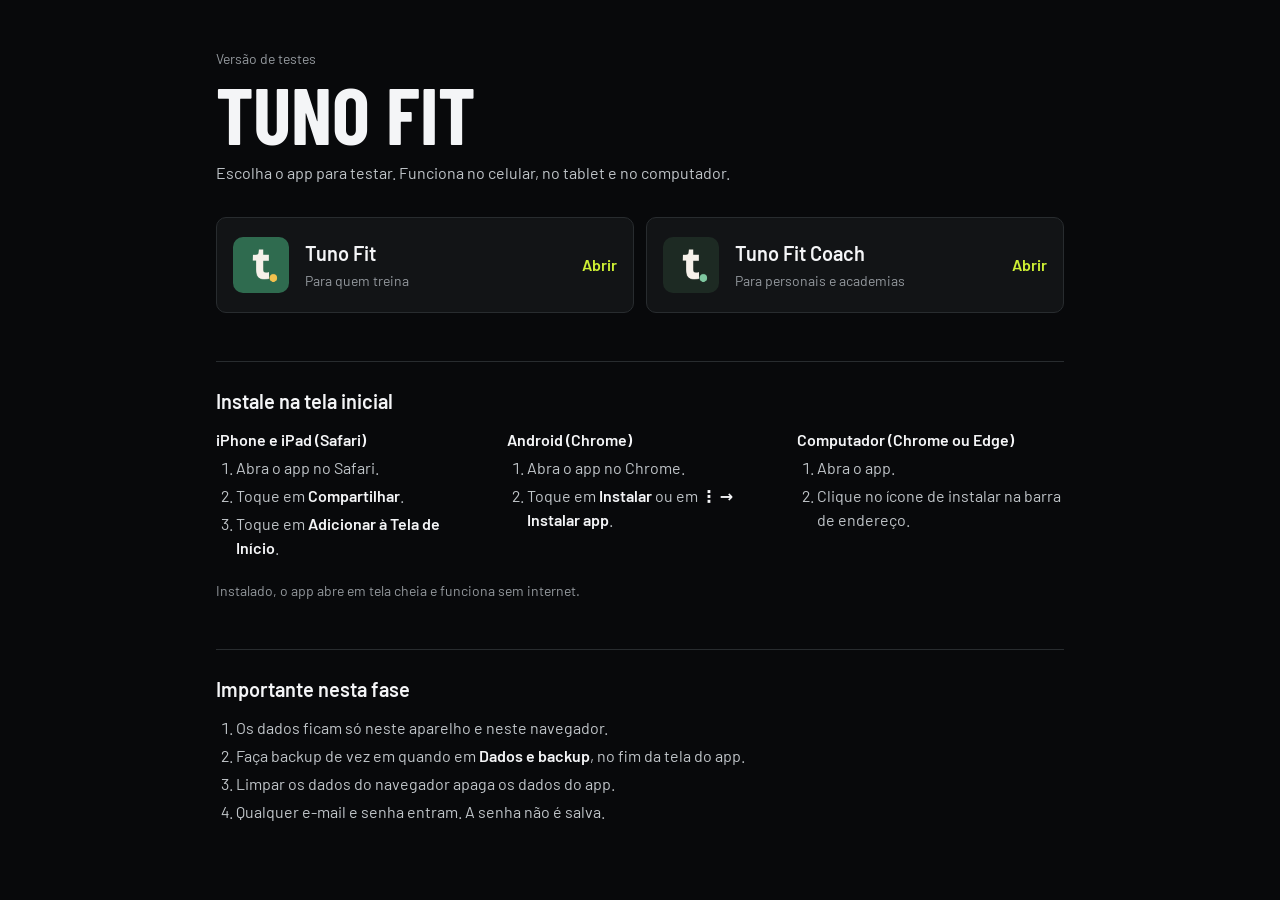
<file: index.html>
<!doctype html>
<html lang="pt-BR">
<head>
  <meta http-equiv="Content-Security-Policy" content="default-src &#39;self&#39;; script-src &#39;self&#39; &#39;wasm-unsafe-eval&#39;; style-src &#39;self&#39; &#39;unsafe-inline&#39;; img-src &#39;self&#39; data: blob:; font-src &#39;self&#39; data:; connect-src &#39;self&#39;; worker-src &#39;self&#39; blob:; manifest-src &#39;self&#39;; object-src &#39;none&#39;; base-uri &#39;self&#39;; form-action &#39;self&#39;">

  <meta charset="utf-8" />
  <meta name="viewport" content="width=device-width, initial-scale=1, viewport-fit=cover" />
  <meta name="theme-color" content="#0d0f12" />
  <meta name="description" content="Tuno Fit: versão de testes do app de treinos para alunos, personais e academias." />
  <title>Tuno Fit · testes</title>
  <style>*{box-sizing:border-box}body{font-family:var(--font-body);font-size:var(--text-base);background:var(--bg);color:var(--text);-webkit-font-smoothing:antialiased;padding:env(safe-area-inset-top) env(safe-area-inset-right) env(safe-area-inset-bottom) env(safe-area-inset-left);margin:0;line-height:1.5}main{max-width:880px;padding:var(--s7) var(--s4) var(--s8);margin:0 auto}.tag{color:var(--text-3);font-size:var(--text-sm);margin:0}h1{font-family:var(--font-display);text-transform:uppercase;margin:var(--s2) 0 var(--s3);font-size:clamp(48px,12vw,80px);font-weight:700;line-height:.9}.lead{color:var(--text-2);margin:0 0 var(--s6);max-width:60ch}.apps{gap:var(--s3);grid-template-columns:repeat(auto-fit,minmax(min(320px,100%),1fr));display:grid}a.app{gap:var(--s4);background:var(--surface);border:1px solid var(--line);border-radius:var(--r2);padding:var(--s4);color:var(--text);align-items:center;min-height:96px;text-decoration:none;display:flex}a.app:hover{border-color:var(--accent)}a.app:focus-visible{outline:3px solid var(--accent);outline-offset:2px}a.app img{border-radius:var(--r2);flex:none;width:56px;height:56px}a.app b{font-size:var(--text-lg);font-weight:600;display:block}a.app span{color:var(--text-3);font-size:var(--text-sm)}a.app i{color:var(--accent);white-space:nowrap;margin-left:auto;font-style:normal;font-weight:600}section{margin-top:var(--s7);padding-top:var(--s5);border-top:1px solid var(--line)}h2{font-size:var(--text-lg);margin:0 0 var(--s3);font-weight:600}h3{font-size:var(--text-base);margin:0 0 var(--s1);font-weight:600}ol{color:var(--text-2);margin:0;padding-left:20px}li{margin:var(--s1) 0}li b{color:var(--text);font-weight:600}.note{color:var(--text-3);font-size:var(--text-sm);margin:var(--s4) 0 0}.cols{gap:var(--s5);grid-template-columns:repeat(auto-fit,minmax(min(240px,100%),1fr));display:grid}</style>
  <link rel="stylesheet" crossorigin href="./assets/index-Dr3JkNbj.css">
  <link rel="icon" href="./icons/aluno-32.png" sizes="32x32">
  <link rel="icon" href="./icons/aluno.svg" type="image/svg+xml">
</head>
<body>
  <main>
    <p class="tag">Versão de testes</p>
    <h1>Tuno Fit</h1>
    <p class="lead">Escolha o app para testar. Funciona no celular, no tablet e no computador.</p>
    <div class="apps">
      <a class="app" href="./aluno/"><img src="./icons/aluno-180.png" alt="" /><div><b>Tuno Fit</b><span>Para quem treina</span></div><i aria-hidden="true">Abrir</i></a>
      <a class="app" href="./gestao/"><img src="./icons/coach-180.png" alt="" /><div><b>Tuno Fit Coach</b><span>Para personais e academias</span></div><i aria-hidden="true">Abrir</i></a>
    </div>
    <section>
      <h2>Instale na tela inicial</h2>
      <div class="cols">
        <div><h3>iPhone e iPad (Safari)</h3>
          <ol><li>Abra o app no Safari.</li><li>Toque em <b>Compartilhar</b>.</li><li>Toque em <b>Adicionar à Tela de Início</b>.</li></ol></div>
        <div><h3>Android (Chrome)</h3>
          <ol><li>Abra o app no Chrome.</li><li>Toque em <b>Instalar</b> ou em <b>⋮ → Instalar app</b>.</li></ol></div>
        <div><h3>Computador (Chrome ou Edge)</h3>
          <ol><li>Abra o app.</li><li>Clique no ícone de instalar na barra de endereço.</li></ol></div>
      </div>
      <p class="note">Instalado, o app abre em tela cheia e funciona sem internet.</p>
    </section>
    <section>
      <h2>Importante nesta fase</h2>
      <ol>
        <li>Os dados ficam só neste aparelho e neste navegador.</li>
        <li>Faça backup de vez em quando em <b>Dados e backup</b>, no fim da tela do app.</li>
        <li>Limpar os dados do navegador apaga os dados do app.</li>
        <li>Qualquer e-mail e senha entram. A senha não é salva.</li>
      </ol>
    </section>
  </main>
</body>
</html>
</file>
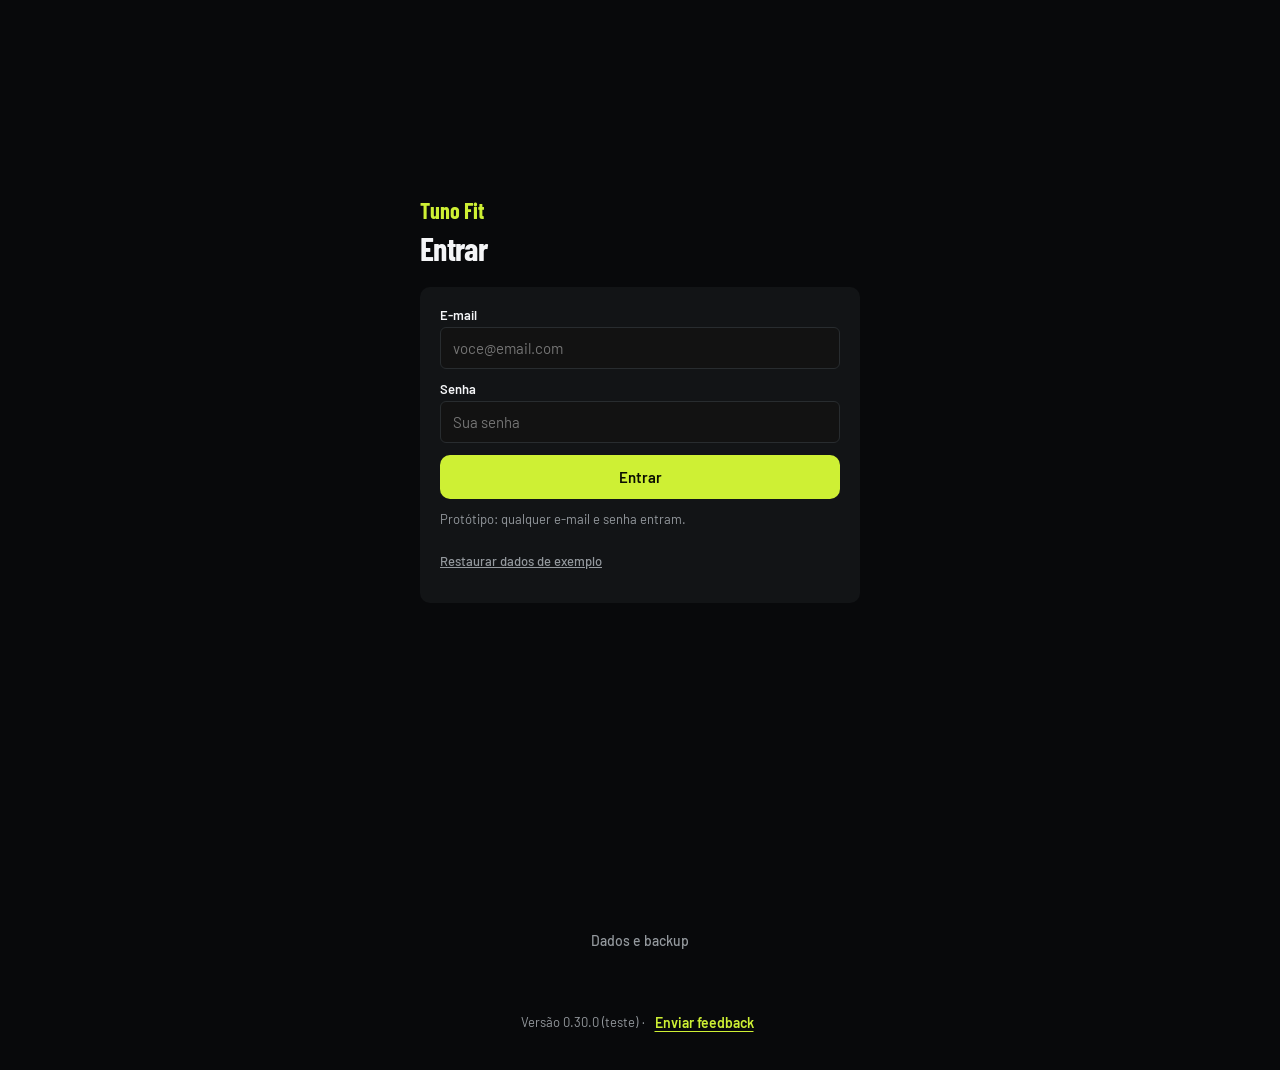
<file: aluno/index.html>
<!doctype html>
<html lang="pt-BR">
<head>
  <meta http-equiv="Content-Security-Policy" content="default-src &#39;self&#39;; script-src &#39;self&#39; &#39;wasm-unsafe-eval&#39;; style-src &#39;self&#39; &#39;unsafe-inline&#39;; img-src &#39;self&#39; data: blob:; font-src &#39;self&#39; data:; connect-src &#39;self&#39;; worker-src &#39;self&#39; blob:; manifest-src &#39;self&#39;; object-src &#39;none&#39;; base-uri &#39;self&#39;; form-action &#39;self&#39;">

  <meta charset="utf-8" />
  <meta name="viewport" content="width=device-width, initial-scale=1, viewport-fit=cover" />
  <meta name="theme-color" content="#0d0f12" />
  <title>Tuno Fit</title>
  <script type="module" crossorigin src="../assets/aluno-IigF496O.js"></script>
  <link rel="modulepreload" crossorigin href="../assets/main-CicesQc4.js">
  <link rel="stylesheet" crossorigin href="../assets/main-DFlRScut.css">
  <link rel="manifest" href="./manifest.webmanifest">
  <link rel="icon" href="../icons/aluno-32.png" sizes="32x32">
  <link rel="icon" href="../icons/aluno.svg" type="image/svg+xml">
  <link rel="apple-touch-icon" href="../icons/aluno-180.png">
  <meta name="description" content="Seus treinos, fichas e evolução.">
  <meta name="mobile-web-app-capable" content="yes">
  <meta name="apple-mobile-web-app-capable" content="yes">
  <meta name="apple-mobile-web-app-title" content="Tuno Fit">
  <meta name="apple-mobile-web-app-status-bar-style" content="default">
</head>
<body>
  <div id="root"></div>
</body>
</html>
</file>
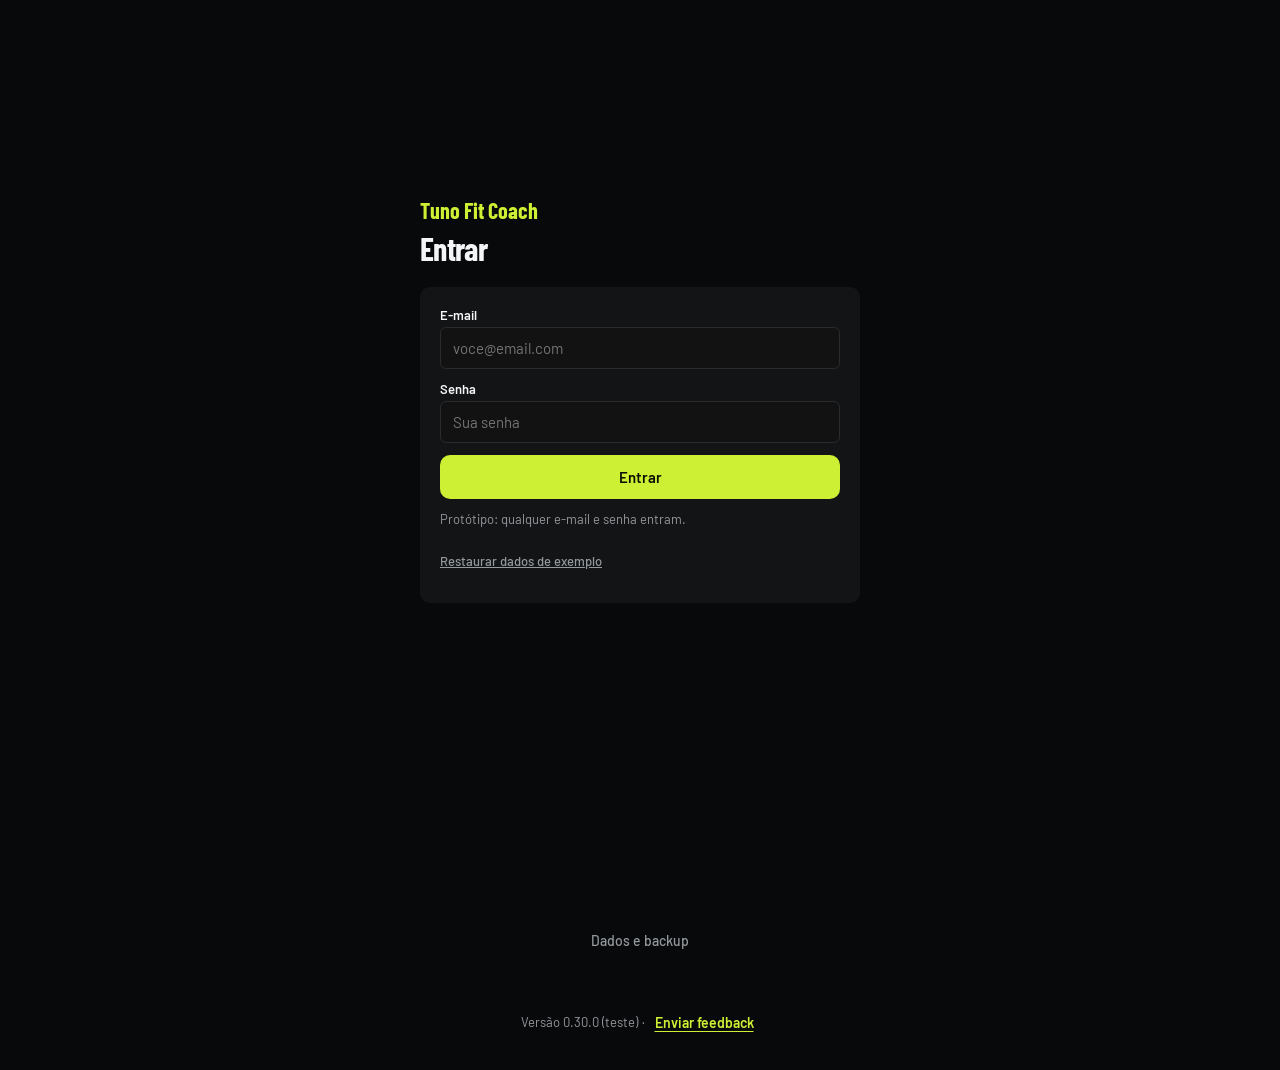
<file: gestao/index.html>
<!doctype html>
<html lang="pt-BR">
<head>
  <meta http-equiv="Content-Security-Policy" content="default-src &#39;self&#39;; script-src &#39;self&#39; &#39;wasm-unsafe-eval&#39;; style-src &#39;self&#39; &#39;unsafe-inline&#39;; img-src &#39;self&#39; data: blob:; font-src &#39;self&#39; data:; connect-src &#39;self&#39;; worker-src &#39;self&#39; blob:; manifest-src &#39;self&#39;; object-src &#39;none&#39;; base-uri &#39;self&#39;; form-action &#39;self&#39;">

  <meta charset="utf-8" />
  <meta name="viewport" content="width=device-width, initial-scale=1, viewport-fit=cover" />
  <meta name="theme-color" content="#0d0f12" />
  <title>Tuno Fit Coach</title>
  <script type="module" crossorigin src="../assets/gestao-GaRGIjod.js"></script>
  <link rel="modulepreload" crossorigin href="../assets/main-CicesQc4.js">
  <link rel="stylesheet" crossorigin href="../assets/main-DFlRScut.css">
  <link rel="manifest" href="./manifest.webmanifest">
  <link rel="icon" href="../icons/coach-32.png" sizes="32x32">
  <link rel="icon" href="../icons/coach.svg" type="image/svg+xml">
  <link rel="apple-touch-icon" href="../icons/coach-180.png">
  <meta name="description" content="Alunos, fichas e acompanhamento para personais e academias.">
  <meta name="mobile-web-app-capable" content="yes">
  <meta name="apple-mobile-web-app-capable" content="yes">
  <meta name="apple-mobile-web-app-title" content="Tuno Coach">
  <meta name="apple-mobile-web-app-status-bar-style" content="default">
</head>
<body>
  <div id="root"></div>
</body>
</html>
</file>
<file: assets/index-Dr3JkNbj.css>
@font-face{font-family:Barlow;font-style:normal;font-display:swap;font-weight:400;src:url(./barlow-vietnamese-400-normal-Dpl4UHAZ.woff2)format("woff2"),url(./barlow-vietnamese-400-normal-BFeobeCK.woff)format("woff");unicode-range:U+102-103,U+110-111,U+128-129,U+168-169,U+1A0-1A1,U+1AF-1B0,U+300-301,U+303-304,U+308-309,U+323,U+329,U+1EA0-1EF9,U+20AB}@font-face{font-family:Barlow;font-style:normal;font-display:swap;font-weight:400;src:url(./barlow-latin-ext-400-normal-HxX4XjxC.woff2)format("woff2"),url(./barlow-latin-ext-400-normal-CvBsJvxq.woff)format("woff");unicode-range:U+100-2BA,U+2BD-2C5,U+2C7-2CC,U+2CE-2D7,U+2DD-2FF,U+304,U+308,U+329,U+1D00-1DBF,U+1E00-1E9F,U+1EF2-1EFF,U+2020,U+20A0-20AB,U+20AD-20C0,U+2113,U+2C60-2C7F,U+A720-A7FF}@font-face{font-family:Barlow;font-style:normal;font-display:swap;font-weight:400;src:url(./barlow-latin-400-normal-qiz4-Cze.woff2)format("woff2"),url(./barlow-latin-400-normal-fsAxiSwU.woff)format("woff");unicode-range:U+??,U+131,U+152-153,U+2BB-2BC,U+2C6,U+2DA,U+2DC,U+304,U+308,U+329,U+2000-206F,U+20AC,U+2122,U+2191,U+2193,U+2212,U+2215,U+FEFF,U+FFFD}@font-face{font-family:Barlow;font-style:normal;font-display:swap;font-weight:600;src:url(./barlow-vietnamese-600-normal-DcjprdFV.woff2)format("woff2"),url(./barlow-vietnamese-600-normal-CA_GiK2e.woff)format("woff");unicode-range:U+102-103,U+110-111,U+128-129,U+168-169,U+1A0-1A1,U+1AF-1B0,U+300-301,U+303-304,U+308-309,U+323,U+329,U+1EA0-1EF9,U+20AB}@font-face{font-family:Barlow;font-style:normal;font-display:swap;font-weight:600;src:url(./barlow-latin-ext-600-normal-B8NK_A3D.woff2)format("woff2"),url(./barlow-latin-ext-600-normal-DMVRjfRT.woff)format("woff");unicode-range:U+100-2BA,U+2BD-2C5,U+2C7-2CC,U+2CE-2D7,U+2DD-2FF,U+304,U+308,U+329,U+1D00-1DBF,U+1E00-1E9F,U+1EF2-1EFF,U+2020,U+20A0-20AB,U+20AD-20C0,U+2113,U+2C60-2C7F,U+A720-A7FF}@font-face{font-family:Barlow;font-style:normal;font-display:swap;font-weight:600;src:url(./barlow-latin-600-normal-DILqtrty.woff2)format("woff2"),url(./barlow-latin-600-normal-CNwfPWQD.woff)format("woff");unicode-range:U+??,U+131,U+152-153,U+2BB-2BC,U+2C6,U+2DA,U+2DC,U+304,U+308,U+329,U+2000-206F,U+20AC,U+2122,U+2191,U+2193,U+2212,U+2215,U+FEFF,U+FFFD}@font-face{font-family:Barlow Condensed;font-style:normal;font-display:swap;font-weight:700;src:url(./barlow-condensed-vietnamese-700-normal-DYeBwlKR.woff2)format("woff2"),url(./barlow-condensed-vietnamese-700-normal-DhIzd8Tb.woff)format("woff");unicode-range:U+102-103,U+110-111,U+128-129,U+168-169,U+1A0-1A1,U+1AF-1B0,U+300-301,U+303-304,U+308-309,U+323,U+329,U+1EA0-1EF9,U+20AB}@font-face{font-family:Barlow Condensed;font-style:normal;font-display:swap;font-weight:700;src:url(./barlow-condensed-latin-ext-700-normal-CwuXbfVR.woff2)format("woff2"),url(./barlow-condensed-latin-ext-700-normal-BIHFfxf0.woff)format("woff");unicode-range:U+100-2BA,U+2BD-2C5,U+2C7-2CC,U+2CE-2D7,U+2DD-2FF,U+304,U+308,U+329,U+1D00-1DBF,U+1E00-1E9F,U+1EF2-1EFF,U+2020,U+20A0-20AB,U+20AD-20C0,U+2113,U+2C60-2C7F,U+A720-A7FF}@font-face{font-family:Barlow Condensed;font-style:normal;font-display:swap;font-weight:700;src:url(./barlow-condensed-latin-700-normal-v1xN8_Wq.woff2)format("woff2"),url(./barlow-condensed-latin-700-normal-Dmwat-ge.woff)format("woff");unicode-range:U+??,U+131,U+152-153,U+2BB-2BC,U+2C6,U+2DA,U+2DC,U+304,U+308,U+329,U+2000-206F,U+20AC,U+2122,U+2191,U+2193,U+2212,U+2215,U+FEFF,U+FFFD}:root{--lightningcss-light: ;--lightningcss-dark:initial;color-scheme:dark;--bg:oklch(14% .005 250);--surface:oklch(19% .006 250);--surface-2:oklch(23% .007 250);--line:oklch(29% .008 250);--line-strong:oklch(38% .01 250);--text:oklch(97% .003 250);--text-2:oklch(82% .008 250);--text-3:oklch(68% .01 250);--accent:oklch(90% .2 120);--accent-strong:oklch(95% .16 120);--accent-soft:oklch(29% .06 120);--accent-dim:oklch(62% .13 120);--on-accent:oklch(16% .03 120);--danger:oklch(72% .16 25);--danger-soft:oklch(29% .07 25);--warn:oklch(82% .14 80);--warn-soft:oklch(30% .06 80);--warn-text:oklch(88% .1 85);--font-body:"Barlow", system-ui, sans-serif;--font-display:"Barlow Condensed", "Barlow", system-ui, sans-serif;--text-xs:13px;--text-sm:14px;--text-base:16px;--text-lg:20px;--text-xl:25px;--text-2xl:32px;--text-3xl:44px;--text-num:72px;--s1:4px;--s2:8px;--s3:12px;--s4:16px;--s5:24px;--s6:32px;--s7:48px;--s8:64px;--r1:6px;--r2:10px;--shadow-overlay:0 12px 40px oklch(0% 0 0/.5)}
</file>
<file: assets/main-DFlRScut.css>
@font-face{font-family:Barlow;font-style:normal;font-display:swap;font-weight:400;src:url(./barlow-vietnamese-400-normal-Dpl4UHAZ.woff2)format("woff2"),url(./barlow-vietnamese-400-normal-BFeobeCK.woff)format("woff");unicode-range:U+102-103,U+110-111,U+128-129,U+168-169,U+1A0-1A1,U+1AF-1B0,U+300-301,U+303-304,U+308-309,U+323,U+329,U+1EA0-1EF9,U+20AB}@font-face{font-family:Barlow;font-style:normal;font-display:swap;font-weight:400;src:url(./barlow-latin-ext-400-normal-HxX4XjxC.woff2)format("woff2"),url(./barlow-latin-ext-400-normal-CvBsJvxq.woff)format("woff");unicode-range:U+100-2BA,U+2BD-2C5,U+2C7-2CC,U+2CE-2D7,U+2DD-2FF,U+304,U+308,U+329,U+1D00-1DBF,U+1E00-1E9F,U+1EF2-1EFF,U+2020,U+20A0-20AB,U+20AD-20C0,U+2113,U+2C60-2C7F,U+A720-A7FF}@font-face{font-family:Barlow;font-style:normal;font-display:swap;font-weight:400;src:url(./barlow-latin-400-normal-qiz4-Cze.woff2)format("woff2"),url(./barlow-latin-400-normal-fsAxiSwU.woff)format("woff");unicode-range:U+??,U+131,U+152-153,U+2BB-2BC,U+2C6,U+2DA,U+2DC,U+304,U+308,U+329,U+2000-206F,U+20AC,U+2122,U+2191,U+2193,U+2212,U+2215,U+FEFF,U+FFFD}@font-face{font-family:Barlow;font-style:normal;font-display:swap;font-weight:500;src:url(./barlow-vietnamese-500-normal-zTViEIzf.woff2)format("woff2"),url(./barlow-vietnamese-500-normal-GNfB7rCE.woff)format("woff");unicode-range:U+102-103,U+110-111,U+128-129,U+168-169,U+1A0-1A1,U+1AF-1B0,U+300-301,U+303-304,U+308-309,U+323,U+329,U+1EA0-1EF9,U+20AB}@font-face{font-family:Barlow;font-style:normal;font-display:swap;font-weight:500;src:url(./barlow-latin-ext-500-normal-DOaysfXq.woff2)format("woff2"),url(./barlow-latin-ext-500-normal-CJPcKP2Q.woff)format("woff");unicode-range:U+100-2BA,U+2BD-2C5,U+2C7-2CC,U+2CE-2D7,U+2DD-2FF,U+304,U+308,U+329,U+1D00-1DBF,U+1E00-1E9F,U+1EF2-1EFF,U+2020,U+20A0-20AB,U+20AD-20C0,U+2113,U+2C60-2C7F,U+A720-A7FF}@font-face{font-family:Barlow;font-style:normal;font-display:swap;font-weight:500;src:url(./barlow-latin-500-normal-BPAOfeC8.woff2)format("woff2"),url(./barlow-latin-500-normal-C1h8hMer.woff)format("woff");unicode-range:U+??,U+131,U+152-153,U+2BB-2BC,U+2C6,U+2DA,U+2DC,U+304,U+308,U+329,U+2000-206F,U+20AC,U+2122,U+2191,U+2193,U+2212,U+2215,U+FEFF,U+FFFD}@font-face{font-family:Barlow;font-style:normal;font-display:swap;font-weight:600;src:url(./barlow-vietnamese-600-normal-DcjprdFV.woff2)format("woff2"),url(./barlow-vietnamese-600-normal-CA_GiK2e.woff)format("woff");unicode-range:U+102-103,U+110-111,U+128-129,U+168-169,U+1A0-1A1,U+1AF-1B0,U+300-301,U+303-304,U+308-309,U+323,U+329,U+1EA0-1EF9,U+20AB}@font-face{font-family:Barlow;font-style:normal;font-display:swap;font-weight:600;src:url(./barlow-latin-ext-600-normal-B8NK_A3D.woff2)format("woff2"),url(./barlow-latin-ext-600-normal-DMVRjfRT.woff)format("woff");unicode-range:U+100-2BA,U+2BD-2C5,U+2C7-2CC,U+2CE-2D7,U+2DD-2FF,U+304,U+308,U+329,U+1D00-1DBF,U+1E00-1E9F,U+1EF2-1EFF,U+2020,U+20A0-20AB,U+20AD-20C0,U+2113,U+2C60-2C7F,U+A720-A7FF}@font-face{font-family:Barlow;font-style:normal;font-display:swap;font-weight:600;src:url(./barlow-latin-600-normal-DILqtrty.woff2)format("woff2"),url(./barlow-latin-600-normal-CNwfPWQD.woff)format("woff");unicode-range:U+??,U+131,U+152-153,U+2BB-2BC,U+2C6,U+2DA,U+2DC,U+304,U+308,U+329,U+2000-206F,U+20AC,U+2122,U+2191,U+2193,U+2212,U+2215,U+FEFF,U+FFFD}@font-face{font-family:Barlow Condensed;font-style:normal;font-display:swap;font-weight:600;src:url(./barlow-condensed-vietnamese-600-normal-A5AYRdjN.woff2)format("woff2"),url(./barlow-condensed-vietnamese-600-normal-CNlPk46_.woff)format("woff");unicode-range:U+102-103,U+110-111,U+128-129,U+168-169,U+1A0-1A1,U+1AF-1B0,U+300-301,U+303-304,U+308-309,U+323,U+329,U+1EA0-1EF9,U+20AB}@font-face{font-family:Barlow Condensed;font-style:normal;font-display:swap;font-weight:600;src:url(./barlow-condensed-latin-ext-600-normal-18ESti3H.woff2)format("woff2"),url(./barlow-condensed-latin-ext-600-normal-Clv9cIcR.woff)format("woff");unicode-range:U+100-2BA,U+2BD-2C5,U+2C7-2CC,U+2CE-2D7,U+2DD-2FF,U+304,U+308,U+329,U+1D00-1DBF,U+1E00-1E9F,U+1EF2-1EFF,U+2020,U+20A0-20AB,U+20AD-20C0,U+2113,U+2C60-2C7F,U+A720-A7FF}@font-face{font-family:Barlow Condensed;font-style:normal;font-display:swap;font-weight:600;src:url(./barlow-condensed-latin-600-normal-DepVgxBB.woff2)format("woff2"),url(./barlow-condensed-latin-600-normal-BFJEwTuo.woff)format("woff");unicode-range:U+??,U+131,U+152-153,U+2BB-2BC,U+2C6,U+2DA,U+2DC,U+304,U+308,U+329,U+2000-206F,U+20AC,U+2122,U+2191,U+2193,U+2212,U+2215,U+FEFF,U+FFFD}@font-face{font-family:Barlow Condensed;font-style:normal;font-display:swap;font-weight:700;src:url(./barlow-condensed-vietnamese-700-normal-DYeBwlKR.woff2)format("woff2"),url(./barlow-condensed-vietnamese-700-normal-DhIzd8Tb.woff)format("woff");unicode-range:U+102-103,U+110-111,U+128-129,U+168-169,U+1A0-1A1,U+1AF-1B0,U+300-301,U+303-304,U+308-309,U+323,U+329,U+1EA0-1EF9,U+20AB}@font-face{font-family:Barlow Condensed;font-style:normal;font-display:swap;font-weight:700;src:url(./barlow-condensed-latin-ext-700-normal-CwuXbfVR.woff2)format("woff2"),url(./barlow-condensed-latin-ext-700-normal-BIHFfxf0.woff)format("woff");unicode-range:U+100-2BA,U+2BD-2C5,U+2C7-2CC,U+2CE-2D7,U+2DD-2FF,U+304,U+308,U+329,U+1D00-1DBF,U+1E00-1E9F,U+1EF2-1EFF,U+2020,U+20A0-20AB,U+20AD-20C0,U+2113,U+2C60-2C7F,U+A720-A7FF}@font-face{font-family:Barlow Condensed;font-style:normal;font-display:swap;font-weight:700;src:url(./barlow-condensed-latin-700-normal-v1xN8_Wq.woff2)format("woff2"),url(./barlow-condensed-latin-700-normal-Dmwat-ge.woff)format("woff");unicode-range:U+??,U+131,U+152-153,U+2BB-2BC,U+2C6,U+2DA,U+2DC,U+304,U+308,U+329,U+2000-206F,U+20AC,U+2122,U+2191,U+2193,U+2212,U+2215,U+FEFF,U+FFFD}:root{--lightningcss-light: ;--lightningcss-dark:initial;color-scheme:dark;--bg:oklch(14% .005 250);--surface:oklch(19% .006 250);--surface-2:oklch(23% .007 250);--line:oklch(29% .008 250);--line-strong:oklch(38% .01 250);--text:oklch(97% .003 250);--text-2:oklch(82% .008 250);--text-3:oklch(68% .01 250);--accent:oklch(90% .2 120);--accent-strong:oklch(95% .16 120);--accent-soft:oklch(29% .06 120);--accent-dim:oklch(62% .13 120);--on-accent:oklch(16% .03 120);--danger:oklch(72% .16 25);--danger-soft:oklch(29% .07 25);--warn:oklch(82% .14 80);--warn-soft:oklch(30% .06 80);--warn-text:oklch(88% .1 85);--font-body:"Barlow", system-ui, sans-serif;--font-display:"Barlow Condensed", "Barlow", system-ui, sans-serif;--text-xs:13px;--text-sm:14px;--text-base:16px;--text-lg:20px;--text-xl:25px;--text-2xl:32px;--text-3xl:44px;--text-num:72px;--s1:4px;--s2:8px;--s3:12px;--s4:16px;--s5:24px;--s6:32px;--s7:48px;--s8:64px;--r1:6px;--r2:10px;--shadow-overlay:0 12px 40px oklch(0% 0 0/.5)}html,body,#root{height:100%;margin:0}html{-webkit-text-size-adjust:100%;-moz-text-size-adjust:100%;text-size-adjust:100%;scroll-padding-top:80px;scroll-padding-bottom:230px}body{overflow-wrap:anywhere;background:var(--bg);color:var(--text);font-family:var(--font-body);font-size:var(--text-base);-webkit-font-smoothing:antialiased;-webkit-tap-highlight-color:transparent;overscroll-behavior-y:none}a{color:var(--accent)}a:hover{color:var(--accent-strong)}input,select,button,textarea{font-family:inherit}button{touch-action:manipulation}:focus-visible{outline:3px solid var(--accent);outline-offset:2px}body{padding:env(safe-area-inset-top) env(safe-area-inset-right) env(safe-area-inset-bottom) env(safe-area-inset-left)}@media (pointer:coarse){input:not([type=checkbox]):not([type=radio]):not([type=range]):not([type=file]):not(.big-num),select,textarea{font-size:max(16px,1em)!important}select{min-height:44px}input[type=checkbox],input[type=radio]{min-width:22px;min-height:22px}}html[data-treino="1"] .tf-webbar{display:none}.num{font-variant-numeric:tabular-nums}@keyframes tf-pop{0%{transform:scale(.7)}60%{transform:scale(1.18)}to{transform:scale(1)}}.tf-done{animation:.35s ease-out tf-pop}.tf-press:active{transform:scale(.97)}.tf-press{transition:transform 80ms ease-out}@media (prefers-reduced-motion:reduce){.tf-done{animation:none}.tf-press,.tf-press:active{transition:none;transform:none}}
</file>
